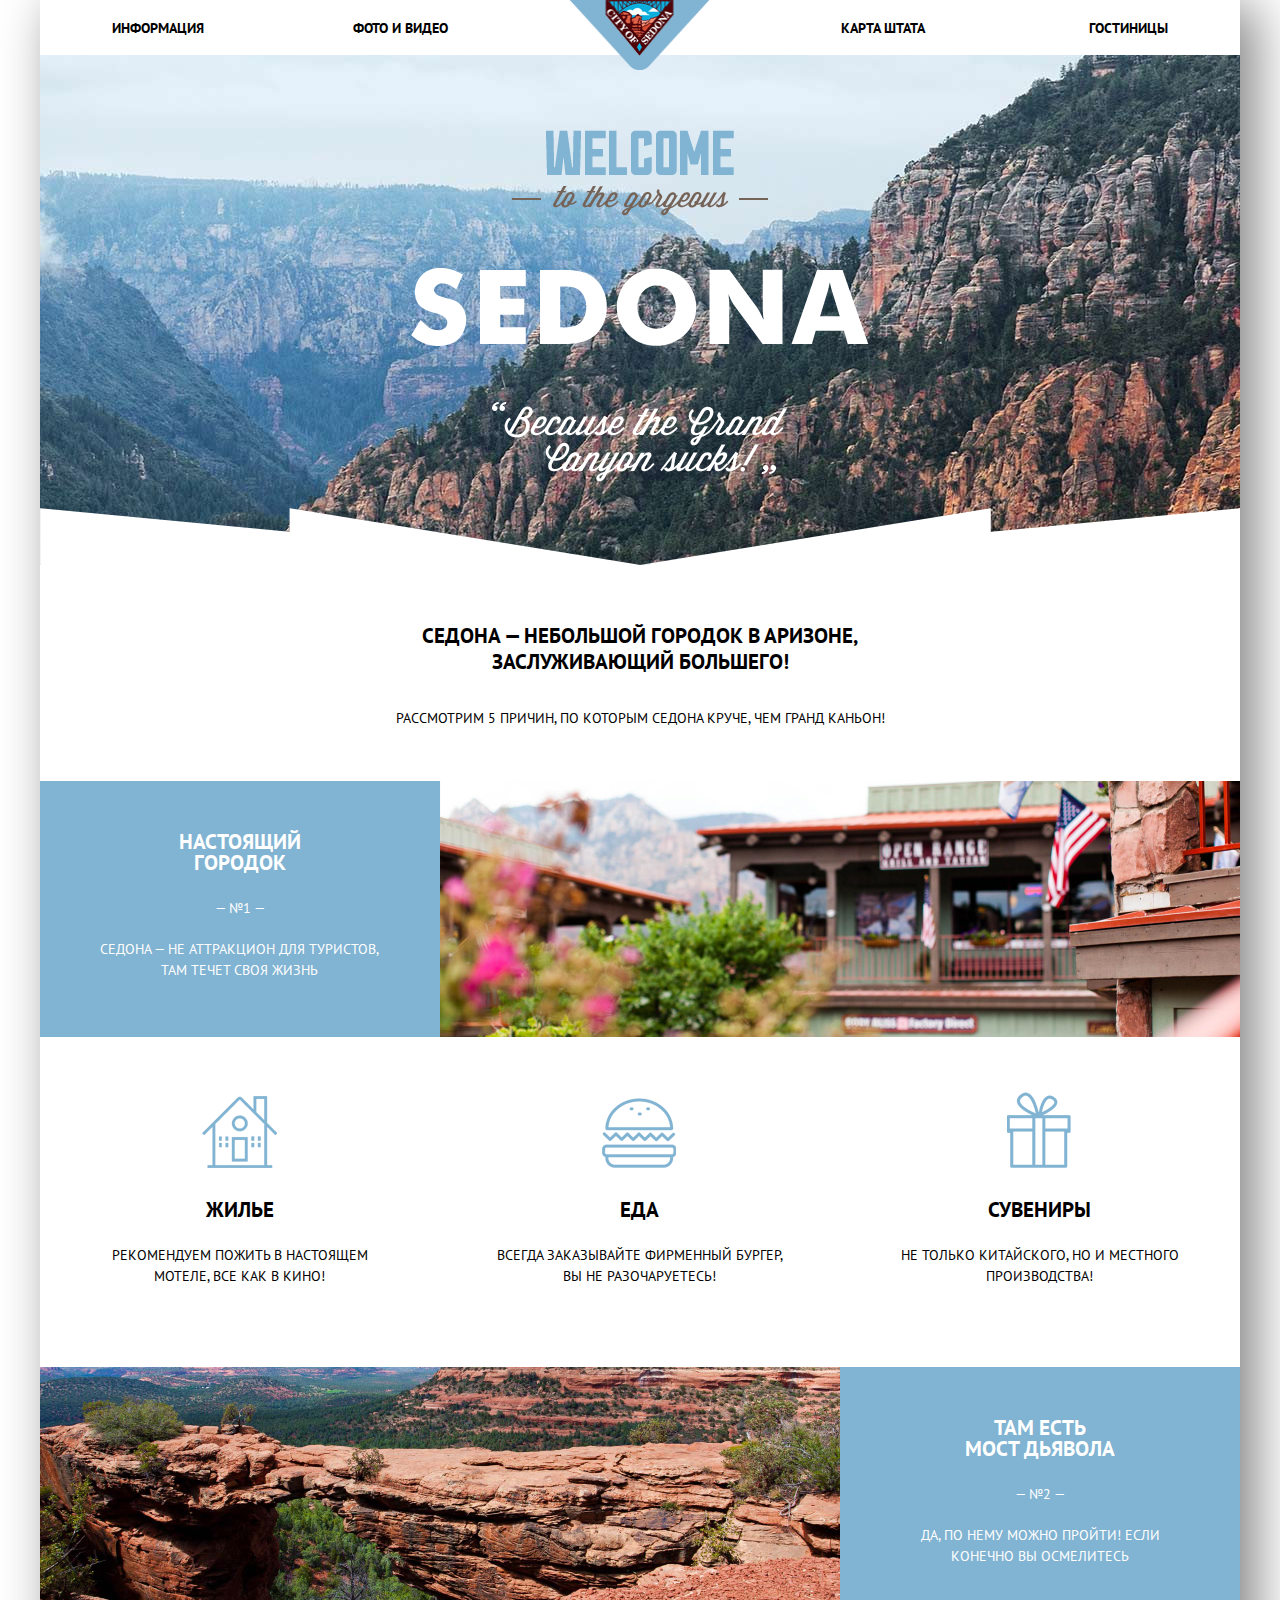
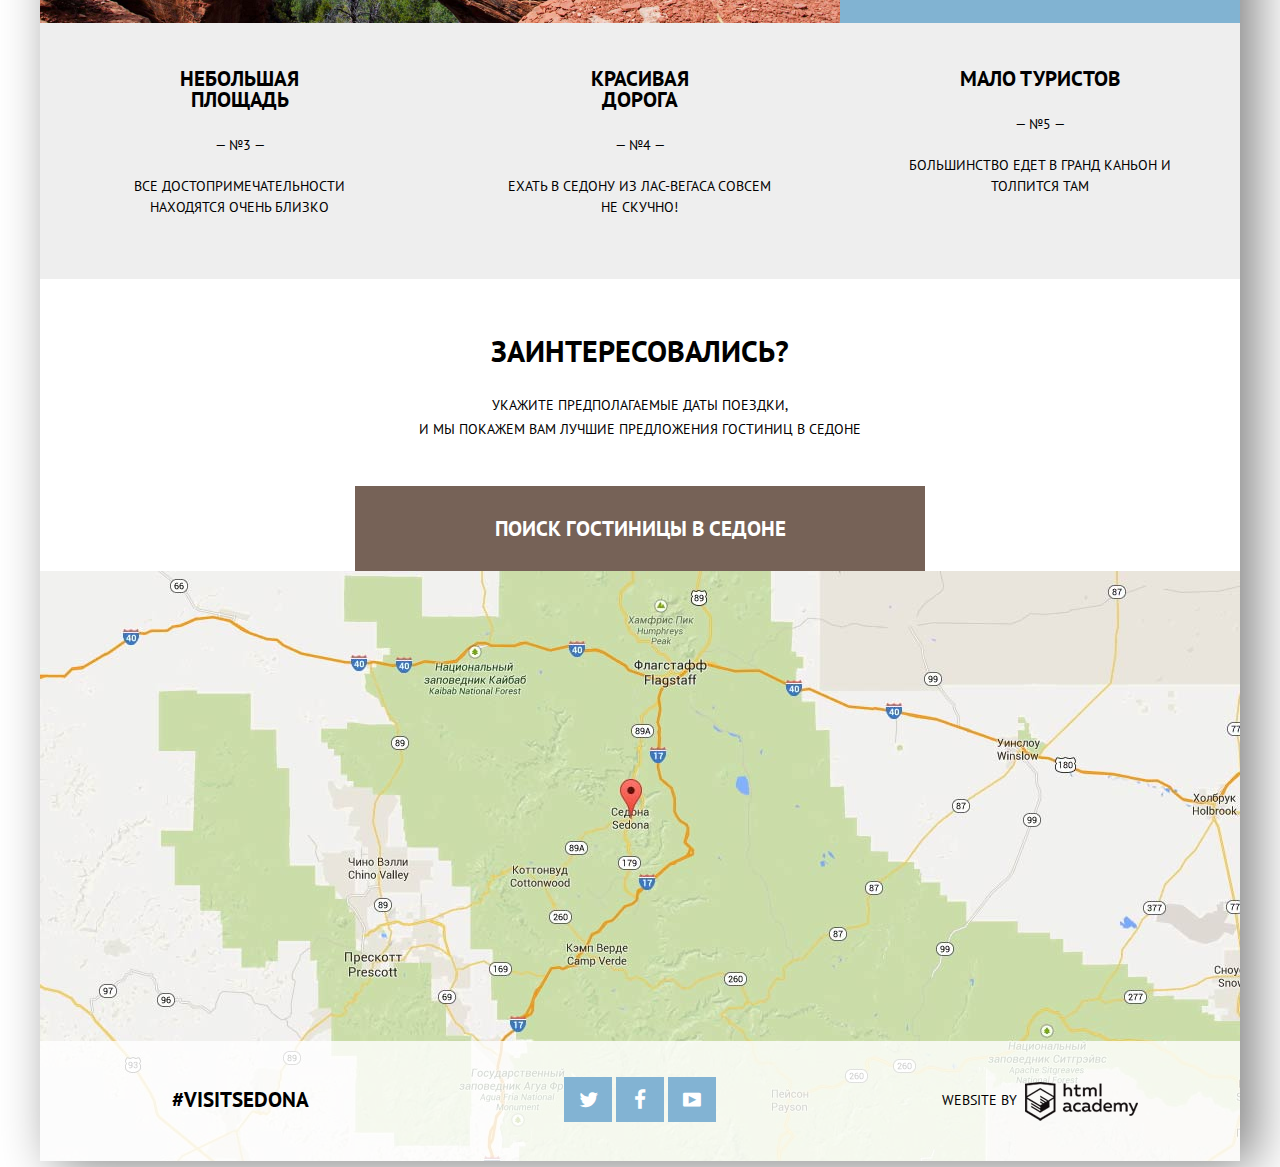
<file: index.html>
<!DOCTYPE html>
<html lang="ru">

  <head>
    <meta charset="utf-8">
    <title>
      HTML Academy: Седона
    </title>
    <link href="css/normalize.min.css" rel="stylesheet">
    <link href="https://fonts.googleapis.com/css?family=PT+Sans:400,700&amp;subset=cyrillic" rel="stylesheet">
    <link href="css/styles.min.css" rel="stylesheet">
    <!-- <link href="css/styles.css" rel="stylesheet"> -->
    <!-- <link href="css/symbols-sedona.css" rel="stylesheet"> -->
  </head>

  <body>
    <div class="container wrapper">
      <header class="main-header container">
        <div class="main-header-logo">
          <a href="index.html">
            <img src="img/main-header-logo.png" width="140" height="70" alt="Sedona logo">
          </a>
        </div>
        <nav>
          <ul class="main-menu">
            <li class="main-menu-item">
              <a href="#">Информация</a>
            </li>
            <li class="main-menu-item">
              <a href="#">Фото и видео</a>
            </li>
            <li class="main-menu-item">
              <a href="#">Карта штата</a>
            </li>
            <li class="main-menu-item">
              <a href="hotels.html">Гостиницы</a>
            </li>
          </ul>
        </nav>
      </header>
      <main class="index-main-content">
        <div class="main-page-banner">
          <!-- background-image: url("../img/banner-img-text.png"),
                        url("../img/banner-img-decoration.png"),
                        url("../img/banner-img-bg.jpg"); -->
        </div>
        <article>
          <!-- The <article> tag specifies independent, self-contained content.An article should make sense on its own and it should be possible to distribute it independently from the rest of the site.-->
          <header class="tourist-info-header">
            <h2 class="tourist-info-header-title">
              Седона&nbsp;&mdash; небольшой городок в&nbsp;Аризоне, заслуживающий большего!
            </h2>
            <h1 class="tourist-info-header-story">
              Рассмотрим 5&nbsp;причин, по&nbsp;которым Седона круче, чем Гранд Каньон!
            </h1>
          </header>
          <section class="tourist-info-tile-row">
            <div class="tourist-info-tile tourist-info-tile-blue">
              <h3 class="tourist-info-tile-title">
                Настоящий городок
              </h3>
              <div class="tourist-info-tile-number">
                №1
              </div>
              <p class="tourist-info-tile-story">
                Седона&nbsp;&mdash; не&nbsp;аттракцион для туристов, там течет своя жизнь
              </p>
            </div>
            <div class="tourist-info-img tourist-info-img-town">
              <!-- CSS background-image: url(img/reason-img-town.jpg)-->
            </div>
          </section>
          <section class="tourist-info-tile-row tourist-info-tile-row-white">
            <div class="tourist-info-tile">
              <img class="tourist-info-tile-icon" src="img/tourist-info-tile-icon.house.png" alt="house icon" width="75" height="76">
              <h3 class="tourist-info-tile-title">
                Жилье
              </h3>
              <p class="tourist-info-tile-story">
                Рекомендуем пожить в&nbsp;настоящем мотеле, все&nbsp;как в&nbsp;кино!
              </p>
            </div>
            <div class="tourist-info-tile">
              <img class="tourist-info-tile-icon" src="img/tourist-info-tile-icon.food.png" alt="food icon" width="75" height="76">
              <h3 class="tourist-info-tile-title">
                Еда
              </h3>
              <p class="tourist-info-tile-story">
                Всегда заказывайте фирменный&nbsp;бургер, вы&nbsp;не&nbsp;разочаруетесь!
              </p>
            </div>
            <div class="tourist-info-tile">
              <img class="tourist-info-tile-icon" src="img/tourist-info-tile-icon.souvenir.png" alt="souvenir icon" width="75" height="76">
              <h3 class="tourist-info-tile-title">
                Сувениры
              </h3>
              <p class="tourist-info-tile-story">
                Не&nbsp;только китайского, но&nbsp;и&nbsp;местного производства!
              </p>
            </div>
          </section>
          <section class="tourist-info-tile-row">
            <div class="tourist-info-img tourist-info-img-bridge">
              <!-- CSS background-image: url(img/reason-img-bridge.jpg)-->
            </div>
            <div class="tourist-info-tile tourist-info-tile-blue">
              <h3 class="tourist-info-tile-title">
                Там есть мост&nbsp;дьявола
              </h3>
              <div class="tourist-info-tile-number">
                №2
              </div>
              <p class="tourist-info-tile-story">
                Да, по&nbsp;нему можно пройти! Если конечно вы&nbsp;осмелитесь
              </p>
            </div>
          </section>
          <section class="tourist-info-tile-row">
            <div class="tourist-info-tile tourist-info-tile-grey">
              <h3 class="tourist-info-tile-title">
                Небольшая площадь
              </h3>
              <div class="tourist-info-tile-number">
                №3
              </div>
              <p class="tourist-info-tile-story">
                Все достопримеча&shy;тельности находятся очень близко
              </p>
            </div>
            <div class="tourist-info-tile tourist-info-tile-grey">
              <h3 class="tourist-info-tile-title">
                Красивая дорога
              </h3>
              <div class="tourist-info-tile-number">
                №4
              </div>
              <p class="tourist-info-tile-story">
                Ехать в&nbsp;Седону из&nbsp;Лас&#8209;Вегаса совсем не&nbsp;скучно!
              </p>
            </div>
            <div class="tourist-info-tile tourist-info-tile-grey">
              <h3 class="tourist-info-tile-title">
                Мало туристов
              </h3>
              <div class="tourist-info-tile-number">
                №5
              </div>
              <p class="tourist-info-tile-story">
                Большинство едет в&nbsp;Гранд Каньон и толпится там
              </p>
            </div>
          </section>
        </article>
      </main>
      <section class="onmap-hotel-search">
        <header class="onmap-hotel-search-header">
          <h2 class="onmap-hotel-search-header-title">
            Заинтересовались?
          </h2>
          <h2 class="onmap-hotel-search-header-story">
            Укажите предполагаемые даты поездки, и&nbsp;мы&nbsp;покажем&nbsp;вам&nbsp;лучшие&nbsp;предложения гостиниц&nbsp;в&nbsp;Седоне
          </h2>
          <button class="btn btn-brown btn-show-form" id="show-onmap-search-form" type="button">
            Поиск гостиницы в Седоне
          </button>
        </header>
        <div class="map">
          <iframe class="googlemap" src="https://www.google.com/maps/embed?pb=!1m18!1m12!1m3!1d26190.504752439025!2d-111.81445094796645!3d34.86092341568354!2m3!1f0!2f0!3f0!3m2!1i1024!2i768!4f13.1!3m3!1m2!1s0x872da132f942b00d%3A0x5548c523fa6c8efd!2z0KHQtdC00L7QvdCwLCDQkNGA0LjQt9C-0L3QsCA4NjMzNiwg0KHQqNCQ!5e0!3m2!1sru!2sru!4v1479394654172" allowfullscreen></iframe>
          <!--<img src="img/map.jpg"> -->
          <div class="onmap-search-form container">
            <form class="onmap-search-form-core" id="onmap-hotel-search-form" action="#" method="get">
              <label class="input-row arrival-date-row">
                <span class="onmap-search-form-label">Дата заезда: </span>
                <input class="long" id="arrival-date" type="text" name="arrival-date">
                <span class="symbols icon-calendar" id="set-arrival-date"></span>
              </label>
              <label class="input-row departure-date-row">
                <span class="onmap-search-form-label">Дата выезда:</span>
                <input class="long" id="departure-date" type="text" name="departure-date" placeholder="4 июля 2016">
                <span class="symbols icon-calendar" id="set-departure-date"></span>
              </label>
              <div class="input-row people-count-row">
                <label class="adults-count-halfrow">
                  <span class="onmap-search-form-label"> Взрослые:</span>
                  <span class="symbols icon-minus"></span>
                  <input class="short" id="adults-count" type="text" name="adults-count" value="1">
                  <span class="symbols icon-plus"></span>
                </label>
                <label class="children-count-halfrow" for="children-count">
                  <span class="onmap-search-form-label"> Дети:</span>
                  <span class="symbols icon-minus"></span>
                  <input class="short" id="children-count" type="text" name="children-count" value="1">
                  <span class="symbols icon-plus"></span>
                </label>
              </div>
              <button class="btn btn-find-hotel" type="submit">
                Найти
              </button>
            </form>
          </div>
        </div>
      </section>
      <footer class="footer main-footer">
        <div class="container">
          <div class="main-footer-contacts">
            <a href="#">#visitsedona</a>
          </div>
          <div class="social-media-links container">
            <a class="symbols icon-twitter social-media-links-item btn" href="#"></a>
            <a class="symbols icon-facebook social-media-links-item btn" href="#"></a>
            <a class="symbols icon-youtube social-media-links-item btn" href="#"></a>
          </div>
          <div class="site-copyright container">
            <span class="made-by">Website by</span>
            <a class="site-copyright-logo" href="#"></a>
          </div>
        </div>
      </footer>
    </div>
    <script src="js/script.min.js" charset="utf-8"></script>
  </body>
</html>
</file>
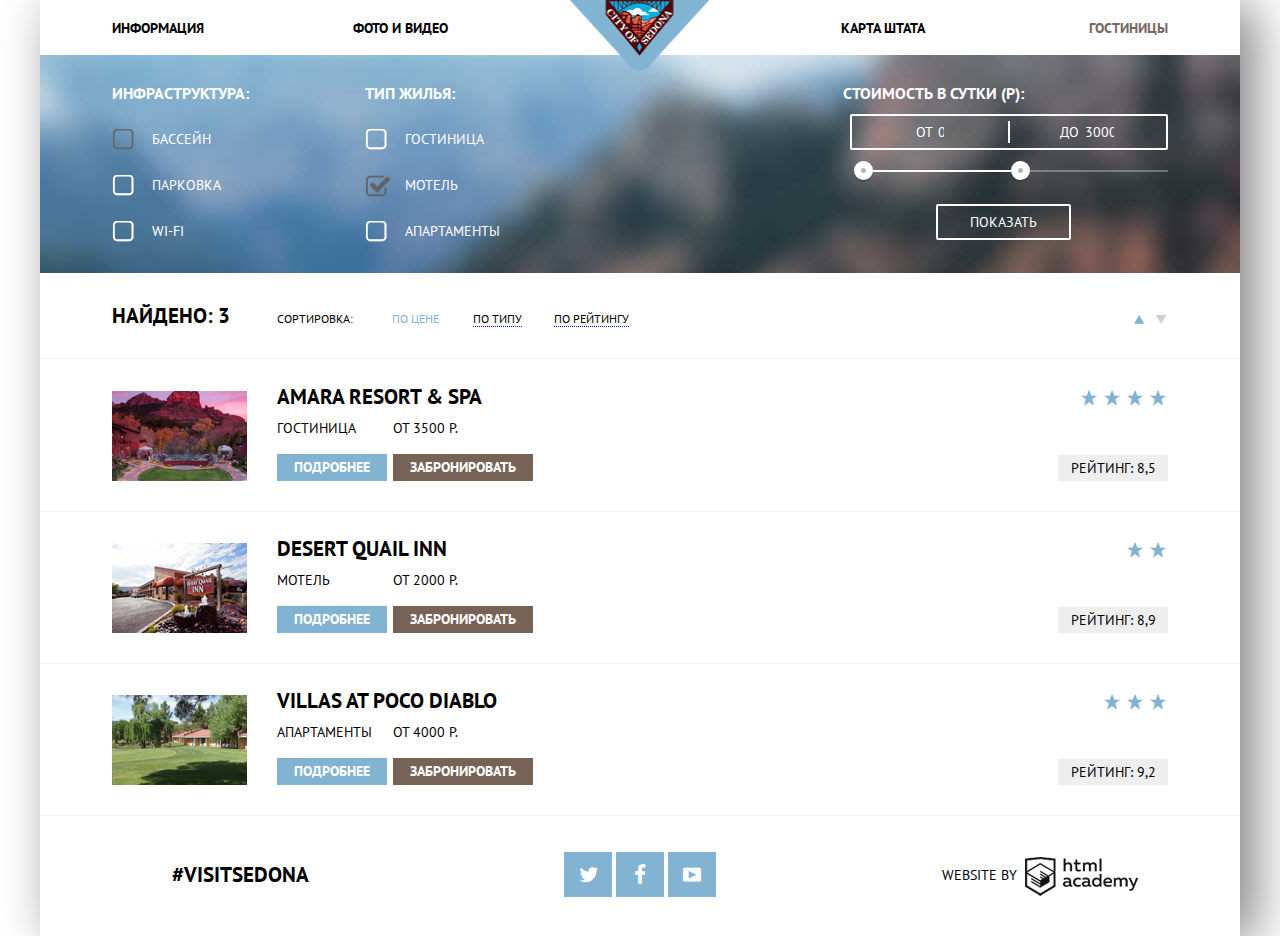
<file: hotels.html>
<!DOCTYPE html>
<html lang="ru">

  <head>
    <meta charset="utf-8">
    <title>
      HTML Academy: Седона
    </title>
    <link href="css/normalize.min.css" rel="stylesheet">
    <link href="https://fonts.googleapis.com/css?family=PT+Sans:400,700&amp;subset=cyrillic" rel="stylesheet">
    <link href="css/styles.min.css" rel="stylesheet">
    <!-- <link href="css/styles.css" rel="stylesheet"> -->
  </head>

  <body>
    <div class="container wrapper">
      <header class="main-header container">
        <div class="main-header-logo">
          <a href="index.html">
            <img src="img/main-header-logo.png" width="140" height="70" alt="Sedona logo">
          </a>
        </div>
        <nav>
          <ul class="main-menu">
            <li class="main-menu-item">
              <a href="#">Информация</a>
            </li>
            <li class="main-menu-item">
              <a href="#">Фото и видео</a>
            </li>
            <li class="main-menu-item">
              <a href="#">Карта штата</a>
            </li>
            <li class="main-menu-item">
              <a class="current" href="hotels.html">Гостиницы</a>
            </li>
          </ul>
        </nav>
      </header>

      <main class="hotels-main-content">
        <div class="hotel-picker-form">
          <form class="hotel-picker-form-core" action="index.html" method="post">
            <fieldset class="infrastructure">
              <legend>Инфраструктура:</legend>
              <input id="pool" class="infrastructure-option" type="checkbox" name="infrastructure-option" value="pool" disabled>
              <label for="pool">Бассейн</label>
              <input id="carpark" class="infrastructure-option" type="checkbox" name="ifrastructure-option" value="carpark">
              <label for="carpark">Парковка</label>
              <input id="wifi" class="infrastructure-option" type="checkbox" name="infrastructure-option" value="wifi">
              <label for="wifi">Wi-Fi</label>
            </fieldset>
            <fieldset class="place-type">
              <legend>тип жилья:</legend>
              <input id="place-type-hotel" type="checkbox" name="place-type" value="hotel">
              <label for="place-type-hotel">Гостиница</label>
              <input id="place-type-motel" type="checkbox" name="place-type" value="motel" disabled checked>
              <label for="place-type-motel">Мотель</label>
              <input id="place-type-apartment" type="checkbox" name="place-type" value="apartment">
              <label for="place-type-apartment">Апартаменты</label>
            </fieldset>
            <fieldset class="price-range">
              <legend>стоимость в сутки (P):</legend>
              <div class="price-range-numbers">
                <label for="price-from" class="price-range-start">
                  от
                  <input id="price-from" type="text" name="name" value="0" >
                </label>
                <label for="price-to" class="price-range-end">
                  до
                  <input id="price-to" type="text" name="name" value="3000">
                </label>
              </div>
              <div class="price-range-slider">
                <div class="price-range-slider-bar">
                  <div class="price-range-slider-bar-filled"></div>
                </div>
                <div id="price-range-slider-cursor-min" class="price-range-slider-cursor"></div>
                <div id="price-range-slider-cursor-max" class="price-range-slider-cursor"></div>
              </div>
                        <!-- 3.20 Фильтр: верстать с помощью формы, кнопка «Показать» отвечает за отправку формы, при выключенном JavaScript
                     должен осуществляться переход на отдельную страницу (отдельную страницу верстать не нужно).-->
            <!-- <button class="btn btn-filter-hotels" type="submit">показать</button> -->
            </fieldset>
            <div class="btn-filter-hotels-container">
              <button class="btn btn-filter-hotels" type="submit">показать</button>
            </div>
          </form>
        </div>
        <div class="place-search-result">
          <div class="result-view-options-bar">
            <div class="found-places-count">
              найдено: 3
            </div>
            <div class="sort-params">
              <div class="sort-params-caption">
                сортировка:
              </div>
              <ul class="sort-params-ls">
                <li>
                  <a id="sort-param-place-price" class="sort-param current" href="#">
                    по цене
                  </a>
                </li>
                <li>
                  <a id="sort-param-place-type" class="sort-param" href="#">
                    по типу
                  </a>
                </li>
                <li>
                  <a id="sort-param-place-rating" class="sort-param" href="#">
                    по рейтингу
                  </a>
                </li>
              </ul>
            </div>
            <div class="sort-direction">
              <a class="icon-dir icon-up-dir current"></a>
              <a class="icon-dir icon-down-dir"></a>
            </div>
          </div>
          <section class="found-places-ls">
            <div class="found-place-item">
              <div class="found-place-main">
                <img src="img/found-place.amara-resort.jpg" width="135" height="90" alt="amara-resort &amp; SPA" />
                <div class="found-place-desc">
                  <h3 class="found-place-name">
                    <a href="#">amara resort &amp; spa</a>
                  </h3>
                  <div class="found-place-moreinfo">
                    <div class="found-place-type">
                      Гостиница
                    </div>
                    <a class="btn btn-found-place-action">
                      подробнее
                    </a>
                  </div>
                  <div class="found-place-book">
                    <div class="found-place-price">
                      от 3500 р.
                    </div>
                    <a class="btn btn-brown btn-found-place-action">
                      забронировать
                    </a>
                  </div>
                </div>
              </div>
              <div class="place-rating-box">
                <div class="stars">
                  <span class="icon-star"></span>
                  <span class="icon-star"></span>
                  <span class="icon-star"></span>
                  <span class="icon-star"></span>
                </div>
                <div class="place-rating">
                  рейтинг: 8,5
                </div>
              </div>
            </div>
            <div class="found-place-item">
              <div class="found-place-main">
                <img src="img/found-place.desert-quail-inn.jpg" width="135" height="90" alt="desert quail inn" />
                <div class="found-place-desc">
                  <h3 class="found-place-name">
                    <a href="#">desert quail inn </a>
                  </h3>
                  <div class="found-place-moreinfo">
                    <div class="found-place-type">
                      мотель
                    </div>
                    <a class="btn btn-found-place-action">
                      подробнее
                    </a>
                  </div>
                  <div class="found-place-book">
                    <div class="found-place-price">
                      от 2000 р.
                    </div>
                    <a class="btn btn-brown btn-found-place-action">
                      забронировать
                    </a>
                  </div>
                </div>
              </div>
              <div class="place-rating-box">
                <div class="stars">
                  <span class="icon-star"></span>
                  <span class="icon-star"></span>
                </div>
                <div class="place-rating">
                  рейтинг: 8,9
                </div>
              </div>
            </div>
            <div class="found-place-item">
              <div class="found-place-main">
                <img src="img/found-place.villas-at-poco.jpg" width="135" height="90" alt="villas at poco diablo" />
                <div class="found-place-desc">
                  <h3 class="found-place-name">
                    <a href="#">Villas at Poco Diablo</a>
                  </h3>
                  <div class="found-place-moreinfo">
                    <div class="found-place-type">
                      апартаменты
                    </div>
                    <a class="btn btn-found-place-action" href="#">
                      подробнее
                    </a>
                  </div>
                  <div class="found-place-book">
                    <div class="found-place-price">
                      от 4000 р.
                    </div>
                    <a class="btn btn-brown btn-found-place-action" href="#">
                      забронировать
                    </a>
                  </div>
                </div>
              </div>
              <div class="place-rating-box">
                <div class="stars">
                  <span class="icon-star"></span>
                  <span class="icon-star"></span>
                  <span class="icon-star"></span>
                </div>
                <div class="place-rating">
                  рейтинг: 9,2
                </div>
              </div>
            </div>
          </section>
        </div>
      </main>

      <footer class="footer main-footer">
        <div class="container">
          <div class="main-footer-contacts">
            <a href="#">#visitsedona</a>
          </div>
          <div class="social-media-links container">
            <a class="symbols icon-twitter social-media-links-item btn" href="#"></a>
            <a class="symbols icon-facebook social-media-links-item btn" href="#"></a>
            <a class="symbols icon-youtube social-media-links-item btn" href="#"></a>
          </div>
          <div class="site-copyright container">
            <span class="madeby">Website by</span>
            <a href="#">
              <div class="site-copyright-logo">
                <!-- background-image: url("../img/htmlacademy-logo-sprite.png") -->
              </div>
            </a>
          </div>
        </div>
      </footer>
    </div>
  </body>

</html>
</file>
<file: css/styles.css>
/*@font-face {
      font-family: "PTSans";
      font-weight: normal;

      src: url(../fonts/ptsans.woff) format("woff"), url(../fonts/ptsans.woff2) format("woff2");
    }

    @font-face {
      font-family: "PTSans";
      font-weight: bold;

      src: url(../fonts/ptsansbold.woff) format("woff"), url(../fonts/ptsansbold.woff2) format("woff2");
    }*/

    @font-face {
      font-weight: normal;
      font-family: "symbols-sedona";
      font-style: normal;
      src: url("../fonts/symbols-sedona.woff") format("woff"), url("../fonts/symbols-sedona.woff2") format("woff2");
    }

    [class^="icon-"]::before, [class*=" icon-"]::before {
      display: inline-block;
      width: 1em;
      margin-right: 0.2em;
      margin-left: 0.2em;
      font-weight: normal;
      line-height: 1em;
      font-family: "symbols-sedona";
      text-align: center;
      text-transform: none;
      text-decoration: inherit;
      font-style: normal;
      font-variant: normal;
      speak: none;
    }

    .icon-facebook::before {
      content: "\66";
    }
    /* "f" */

    .icon-twitter::before {
      content: "\74";
    }
    /* "t" */

    .icon-up-dir::before {
      content: "\25b2";
    }
    /* "▲" */

    .icon-down-dir::before {
      content: "\25bc";
    }
    /* "▼" */

    .icon-star::before {
      content: "\2605";
    }
    /* "★" */

    .icon-check-off::before {
      content: "\2610";
    }
    /* "☐" */

    .icon-check-on::before {
      content: "\2611";
    }
    /* "☑" */

    .icon-calendar::before {
      content: "\e800";
    }
    /* "" */

    .icon-plus::before {
      content: "\e801";
    }
    /* "" */

    .icon-minus::before {
      content: "\e802";
    }
    /* "" */

    .icon-youtube::before {
      content: "\f39e";
    }
    /* "" */

    * {
      /*linter пишет, что селектор медленный, не обращать внимания?*/
      box-sizing: border-box;
    }

    body {
      margin-right: auto;
      margin-left: auto;
      font-weight: normal;
      font-size: 14px;
      /*больше всего 21px. хотя в фотошопе вроде
      line-leading а не height*/
      line-height: 21px;
      font-family: "PT Sans", "Arial", sans-serif;
      text-transform: uppercase;
    }

    .wrapper {
      min-width: 768px;
      max-width: 1200px;
      box-shadow: 15px 5px 50px grey;
    }

    .container {
      margin-right: auto;
      margin-left: auto;
    }

    .btn {
      /*надо бы и display какой-нибудь назначить*/
      display: block;
      /*font-size: 14px;*/
      font-weight: bold;
      /*синий*/
      font-family: "PT Sans", "Arial", sans-serif;
      vertical-align: bottom;
      /*transition-duration: 0.3s;*/
      text-align: center;
      color: white;
      text-transform: uppercase;
      background-color: #82b3d3;
      border: none;
      outline: none;
      cursor: pointer;
    }

    .btn:hover {
      color: white;
      background-color: #669ec1;
    }

    .btn:active {
      /*color: #88B5D2;*/
      color: rgba(255, 255, 255, 0.6);
      /*похоже надо полупрозрачный*/
      background-color: #5496bd;
    }

    .btn-brown {
      background-color: #766257;
    }

    .btn-brown:hover {
      background-color: #604e42;
    }

    .btn-brown:active {
      /*color: #8A796F;*/
      background-color: #503e32;
    }

    input[type=text] {
      border: none;
    }

    a {
      color: black;
      text-decoration: none;
      cursor: pointer;
    }

    a:hover {
      color: #aacce1;
    }

    a:active {
      color: #a4978f;
    }
    /*main menu down - это видимо :active
    main menu active down -
    hover и актив на текущей странице?*/

    .main-header {
      position: relative;
      padding-right: 6%;
      padding-left: 6%;
    }

    .main-menu {
      width: 100%;
      /*line-height из фотошопа.
      (55-26)/2*/
      padding: 0;
      padding-top: 14.5px;
      padding-bottom: 14.5px;
      list-style-type: none;
      font-size: 0;
      line-height: 26px;
      /*outline: 2px solid red;*/
    }

    .main-menu-item {
      display: inline-block;
      width: 20%;
      font-weight: bold;
      /*нужно помнить о ul.main-menu {font-size: 0;}*/
      font-size: 14px;
      vertical-align: middle;
      /*outline: 1px solid black;*/
    }
    /*main menu active, main menu active hvr,
main menu active down*/

    .main-menu-item .current {
      color: #74675e;
      /*темно серый*/
    }

    .main-menu-item .current:hover {
      color: #55473e;
      /*темно серый ТОЖЕ
    	но возможно другой слегка*/
    }

    .main-menu-item .current:active {
      color: #d8d4d1;
      /*темно серый ТОЖЕ
    	но возможно другой слегка*/
    }

    .main-menu li:nth-child(1) {
      text-align: left;
    }

    .main-menu li:nth-child(2) {
      margin-right: 10%;
      padding-left: 2.8%;
      text-align: left;
    }

    .main-menu li:nth-child(3) {
      margin-left: 10%;
      padding-right: 3%;
      text-align: right;
    }

    .main-menu li:nth-child(4) {
      text-align: right;
    }

    .main-header-logo {
      position: absolute;
      left: 50%;
      z-index: 10;
      transform: translateX(-50%);
    }

    .main-page-banner {
      width: 100%;
      height: 510px;
      /*margin-bottom с учетом высоты строки->
       выровнял, наложив изображение  */
      margin-bottom: 58px;
      background-color: #6e7982;
      background-image: url("../img/index-banner-img.text.png"), url("../img/index-banner-img.decoration.png"), url("../img/index-banner-img.bg.jpg");
      background-repeat: no-repeat, no-repeat, no-repeat;
      background-position: center 75px, left bottom, 50% 30%;
      background-size: auto, 100%, 100%;
      /*3.10  в её нижней части есть белая маска, которая также масштабируется
        на 100% ширины, но в отличие от фотографии меняет свои пропорции
        (то есть высота остаётся постоянной, а ширина — 100%). у меня вроде
        и стояла постоянная высота, но с макетом не совпадало, да*/
    }
    /*форма-фильтр*/

    .hotel-picker-form {
      /*position: relative;*/
      min-height: 218px;
      margin-bottom: 30px;
      padding-top: 28px;
      padding-right: 6%;
      padding-left: 6%;
      font-size: 0;
      color: white;
      background-color: #6e7982;
      background-image: url("../img/hotel-picker-form-bg.jpg");
      background-position: center 40%;
      background-size: cover;
    }

    .hotel-picker-form::after {
      content: "";
      display: table;
      clear: both;
    }

    .hotel-picker-form input[type=checkbox] {
      display: none;
    }

    .hotel-picker-form legend {
      margin-bottom: 20px;
      font-weight: bold;
      font-size: 16px;
    }

    .infrastructure, .place-type {
      /*display: inline-block;*/
      float: left;
      margin: 0;
      /*margin-right: 11%;*/
      padding-right: 0;
      padding-bottom: 0;
      padding-left: 0;
      font-size: 14px;
      /*vertical-align: top;*/
      border: none;
      /*outline: 1px solid black;*/
    }

    .infrastructure {
      /*margin-right: 4%;*/
      width: 24%;
      min-width: 239px;
    }

    .place-type {
      /*margin-left: 3%;*/
    }

    .infrastructure label, .place-type label {
      position: relative;
      display: block;
      /*background-color: tan;*/
      margin-bottom: 25px;
      padding-left: 40px;
    }

    .infrastructure label:hover, .place-type label:hover {
      cursor: pointer;
      /*background-color: plum;*/
    }

    .infrastructure label:last-child, .place-type label:last-child {
      margin-bottom: 0;
    }

    .hotel-picker-form input[type=checkbox]+label::before {
      content: "";
      position: absolute;
      top: 0;
      left: -1px;
      width: 26px;
      height: 22px;
      background-image: url("../img/sprite-all.png");
      background-repeat: no-repeat;
      background-position: -183px -1px;
    }

    .hotel-picker-form input[type=checkbox]:disabled+label::before {
      background-position: -211px -1px;
    }

    .hotel-picker-form input[type=checkbox]:disabled+label:hover {
      cursor: default;
    }

    .hotel-picker-form input[type=checkbox]:checked+label::before {
      content: "";
      position: absolute;
      top: 0;
      left: -1px;
      width: 26px;
      height: 22px;
      background-image: url("../img/sprite-all.png");
      background-repeat: no-repeat;
      background-position: -183px -30px;
    }

    .hotel-picker-form input[type=checkbox]:checked:disabled+label::before {
      background-position: -211px -28px;
    }

    .price-range {
      float: right;
      width: 35%;
      min-width: 250px;
      margin: 0;
      padding: 0;
      font-size: 14px;
      /*padding-left: 10px;*/
      border: none;
      /*outline: 1px solid yellow;*/
      /*margin-bottom: 20px;*/
    }

    .price-range legend {
      /*display: inline-block;*/
      /*text-align: right;*/
      width: 100%;
      margin-bottom: 10px;
      padding: 0;
      /*background: grey;*/
    }

    .price-range legend::before {
      content: "";
      display: inline-block;
      width: 12%;
      height: 10px;
      /*background-color: red;*/
    }

    .price-range-numbers {
      /*margin-top: -12px;*/
      position: relative;
      width: 86%;
      min-width: 224px;
      height: 36px;
      margin-bottom: 20px;
      margin-left: auto;
      font-size: 0;
      text-align: center;
      border: 2px solid white;
      border-radius: 2px;
      /*padding-top: 7px;*/
    }

    .price-range-numbers::after {
      content: "";
      position: absolute;
      top: 50%;
      left: 50%;
      width: 2px;
      height: 22px;
      background: white;
      transform: translate(-50%, -50%);
    }

    .price-range label {
      margin: 0;
      padding: 0;
      display: inline-block;
      width: 50%;
      height: 100%;
      font-size: 14px;
      /*outline: 1px solid blue;*/
      line-height: 32px;
      vertical-align: middle;
      cursor: pointer;
    }


    .price-range-start input {
      width: 10px;
    }

    .price-range-end input {
      width: 33px;
    }
    /*здесь наверно надо поле ввода
по длине изменять, чтобы в середину вставалo*/

    .price-range-numbers input {
      display: inline-block;
      height: 100%;
      font-weight: normal;
      font-size: inherit;
      /*line-height: 32px;*/
      font-family: inherit;
      vertical-align: bottom;
      color: inherit;
      background: none;
      /*background-color: rgba(255, 255, 255, 0.5);*/
      border: none;
    }

    .filter-numbers input:focus {
      outline: none;
    }

    .price-range-slider {
      /*outline: 1px solid yellow;*/
      position: relative;
      width: auto;
      width: 85%;
      min-width: 220px;
      /*padding-top: 2px;*/
      height: 2px;
      /*margin-right: auto;*/
      margin-bottom: 32px;
      margin-left: auto;
      /*margin-left: 10px;*/
    }

    .price-range-slider-bar {
      height: 2px;
      background-color: rgba(255, 255, 255, 0.3);
    }

    .price-range-slider-cursor {
      position: absolute;
      top: -9.5px;
      width: 19px;
      height: 19px;
      background-color: #b5b5b5;
      border: 7.5px solid white;
      border-radius: 50%;
      box-shadow: 0 2px 1px 0 rgba(0, 1, 1, 0.2);
      cursor: pointer;
    }

    .price-range-slider-cursor:hover {
      background: #36638e;
    }

    #price-range-slider-cursor-min {
      left: 0;
    }

    #price-range-slider-cursor-max {
      left: 50%;
    }

    .price-range-slider-bar-filled {
      width: 50%;
      height: 2px;
      background: white;
    }
    /*если исходить из макетов, то при 1200 границы прямоугольника,
относительно которого центрирована кнопка, - левый край legend fieldset
и правый край прямоугольника с ценами,
а при 768 legend уезжает вправо, и кнопка уже центрируется относительно только
прямоугольника с ценами. Интересно такое изменение положения заголовка fielset -
это специально так, вроде головоломки для перфекционистов?
в скринкасте по разметке и стилизации этого фильтра скринкастер
(Петров кажется) выровнял заголовок с прямоугольником цен и сказал,
что не понимает задумки дизайнера.
Придумал решение только с лишним
элементом в разметке и псевдоэлементом в стилях.
Правильнее наверно было бы
пренебречь положением заголовка при 1200.
*/

    .btn-filter-hotels-container {
      float: right;
      clear: right;
      width: 22%;
      min-width: 180px;
      /*height: 10px;*/
      /*outline: 1px solid black;*/
    }

    .btn-filter-hotels {
      width: 135px;
      margin: 0;
      padding: 0;
      padding-top: 8px;
      padding-bottom: 8px;
      font-weight: normal;
      font-size: 14px;
      background-color: transparent;
      border: 2px solid white;
      border-radius: 2px;
    }

    .btn-filter-hotels:hover {
      color: black;
      background-color: white;
    }

    .result-view-options-bar {
      /*background-color: rgb(188, 203, 130);*/
      margin-bottom: 25px;
      padding-right: 6%;
      padding-bottom: 29px;
      padding-left: 6%;
      font-size: 0;
      text-align: left;
      border-bottom: 1px solid #f6f6f6;
      /* padding-top: 10px;
      padding-bottom: 10px;*/
    }
    /*.result-view-options::after {
      content: "";
      display: table;
      clear: both;
    }*/

    .found-places-count {
      display: inline-block;
      /*background-color: tan;*/
      width: 150px;
      margin-right: 15px;
      font-weight: bold;
      font-size: 21px;
      line-height: 26px;
      vertical-align: bottom;
      /*width: 20%;*/
    }

    .sort-params {
      display: inline-block;
      max-width: 500px;
      font-size: 0;
      vertical-align: bottom;
      /*min-height: 20px;*/
      /*width: 52%;*/
      text-align: left;
    }

    .sort-params-caption {
      display: inline-block;
      width: 95px;
      margin-right: 20px;
      font-size: 12px;
      vertical-align: bottom;
      /*background-color: coral;*/
    }

    .sort-params-ls {
      /*background-color: gold;*/
      display: inline-block;
      margin: 0;
      padding: 0;
      list-style: none;
      vertical-align: bottom;
      text-align: left;
    }
    /*.sort-params-ls li {
      background-color: tan;
    }*/

    .sort-params-ls li {
      display: inline-block;
      width: 76px;
      margin-right: 5px;
      font-size: 12px;
      vertical-align: bottom;
      /*background-color: moccasin;*/
    }

    .sort-param {
      margin: 0;
      padding: 0;
      /*outline: 1px solid black;*/
      vertical-align: bottom;
      vertical-align: bottom;
      border-bottom: 1px dotted blue;
    }

    .sort-param:hover {
      border-bottom: 1px dotted #82b3d3;
      /*color: #82B3D3;*/
      cursor: pointer;
    }

    .sort-param:active {
      color: black;
      border: none;
    }

    .sort-param.current, .sort-param.current:hover, .sort-param.current:active {
      color: #82b3d3;
      border: none;
      cursor: default;
    }

    .sort-direction {
      float: right;
      width: 60px;
      /*outline: 1px solid red;*/
      height: 25px;
      text-align: right;
      /*padding-top: 2px;*/
    }

    .icon-dir {
      display: inline-block;
      width: 22px;
      height: 16px;
      margin: 0;
      padding: 0;
      /*height: 21px;*/
      font-size: 22px;
      vertical-align: bottom;
      color: #cecece;
      background-color: transparent;
      /*margin-right: -2px;*/
      /*outline: 1px solid black;*/
    }

    .icon-dir:hover {
      color: black;
    }

    .icon-dir:active {
      color: #81b3d2;
    }

    .icon-dir.current, .icon-dir.current:hover, .icon-dir.current:active {
      color: #81b3d2;
      cursor: default;
    }
    /*найденные места отдыха*/

    .found-place-item {
      width: 100%;
      /*background-color: peru;*/
      margin-bottom: 24px;
      padding-right: 6%;
      /*клирфиксы и разделители наверно можно совместить -
        сделать элемент выполняющим обе функции*/
      padding-bottom: 30px;
      padding-left: 6%;
      text-align: left;
      border-bottom: 1px solid #f6f6f6;
    }

    .found-place-item:last-child, .hotels-main-content {
      margin-bottom: 0;
    }

    .found-place-main {
      display: inline-block;
      /*vertical-align: middle;*/
      text-align: left;
      /*background-color: gold;*/
    }

    .found-place-desc {
      display: inline-block;
      /*background-color: rgb(114, 129, 163);*/
      /*width: 260px;*/
      min-height: 95px;
      font-size: 14px;
      line-height: 21px;
      vertical-align: bottom;
      /*text-align: left;*/
    }

    .found-place-main img {
      display: inline-block;
      margin-right: 26px;
      vertical-align: bottom;
      /*background-color: #5d2b31;*/
    }

    .found-place-name {
      max-width: 400px;
      /*background-color: tan;*/
      margin: 0;
      margin-bottom: 8px;
      font-size: 21px;
      line-height: 26px;
    }

    .found-place-moreinfo, .found-place-book {
      display: inline-block;
      vertical-align: bottom;
      /*background-color: salmon;*/
    }

    .found-place-moreinfo {
      max-width: 180px;
      margin-right: 2px;
    }

    .found-place-book {
      max-width: 180px;
    }

    .found-place-type {
      margin-bottom: 15px;
    }

    .found-place-price {
      margin-bottom: 15px;
    }

    .btn-found-place-action {
      display: block;
      margin: 0;
      padding-top: 3px;
      padding-right: 17px;
      padding-bottom: 3px;
      padding-left: 17px;
    }

    .place-rating-box {
      /*background-color: orchid;*/
      float: right;
      width: 110px;
      height: 95px;
      margin: 0;
      padding: 0;
      font-size: 14px;
    }

    .stars {
      margin-top: 2px;
      min-height: 20px;
      margin-bottom: 48px;
      /*background-color: lightgrey;*/
      font-size: 0;
      text-align: right;
      color: #82b3d3;
    }

    .icon-star {
      display: inline-block;
      width: 23px;
      margin: 0;
      padding: 0;
      font-size: 18px;
      line-height: 16px;
      /*padding-top: 5px;*/
      vertical-align: bottom;
      text-align: right;
      /*margin-right: -1px;*/
      /*outline: 1px solid red;*/
      /**/
    }

    .place-rating {
      margin: 0;
      padding-top: 2.5px;
      padding-bottom: 2.5px;
      text-align: right;
      padding-right: 12px;
      background-color: #eeeeee;
      /*outline: 1px solid black;*/
      /* padding-left: 15px;
        padding-right: 15px;*/
    }

    .tourist-info-header {
      text-align: center;
    }

    .tourist-info-header-title {
      width: 620px;
      margin-right: auto;
      margin-bottom: 30px;
      margin-left: auto;
      font-weight: bold;
      font-size: 21px;
      line-height: 26px;
      /*background-color: #dee686;*/
    }

    .tourist-info-header-story {
      width: 640px;
      margin-right: auto;
      margin-bottom: 50px;
      margin-left: auto;
      font-weight: normal;
      font-size: 14px;
      line-height: 26px;
      /*background-color: #9ade9d;*/
    }

    .tourist-info-tile-row {
      /*grey*/
      position: relative;
      background-color: #eeeeee;
      /*width: 100%;*/
    }

    .tourist-info-tile-row::after {
      content: "";
      display: table;
      clear: both;
    }

    .tourist-info-tile-row-white {
      background-color: #ffffff;
    }

    .tourist-info-img {
      position: absolute;
      /*width: 66.66666666666666666%;*/
      width: 66.67%;
      /*min-height: 260px;*/
      height: 100%;
      background-position: center;
      background-size: cover;
      /*66.67+33.33???*/
      /*background-size: 100%; не нужно вроде */
    }

    .tourist-info-img-town {
      top: 0;
      right: 0;
      background-image: url("../img/tourist-info-img.town.jpg");
    }

    .tourist-info-img-bridge {
      top: 0;
      left: 0;
      background-image: url("../img/tourist-info-img.bridge.jpg");
    }

    .tourist-info-tile {
      float: left;
      /*width: 33.33333333333333333%;*/
      width: 33.33%;
      min-height: 330px;
      padding-top: 55px;
      padding-right: 4%;
      padding-bottom: 30px;
      padding-left: 4%;
      text-align: center;
      /*белый*/
      text-align: center;
      /*line-height: 21px;*/
      background-color: #ffffff;
      /*outline: 1px solid black;*/
    }

    .tourist-info-img-bridge+.tourist-info-tile-blue {
      float: right;
    }

    .tourist-info-tile-blue {
      /*padding-bottom: 30px;*/
      min-height: 256px;
      padding-top: 50px;
      /*при ширине 1200 заголовок располагается ниже,
        чем при 768, как менять положение без media query здесь
        я не придумал, поэтому выставил среднее значение
        Б11. При наполнении контентом (как в макете)
элементы каждой страницы соответствуют макету.
применение этого критерия в случае не совпадения с макетом
при ширине 768 не вполне справедливо -
при наполнении сетка ведь не разваливается
Б13. Сайт нормально смотрится на минимальном для макета разрешении.
- опят же речь не идет о полном совпадении.*/
      padding-right: 4%;
      /*padding-bottom: 55px;*/
      padding-left: 4%;
      color: white;
      background-color: #81b3d2;
    }

    .tourist-info-tile-grey {
      min-height: 256px;
      padding-top: 45px;
      padding-right: 5%;
      /*min-height: 350px;*/
      /*padding-bottom: 60px;*/
      padding-left: 5%;
      background-color: #eeeeee;
    }

    .tourist-info-tile-title {
      width: 160px;
      margin: 0;
      margin-right: auto;
      margin-bottom: 25px;
      margin-left: auto;
      font-weight: bold;
      font-size: 21px;
      line-height: 21px;
      /*background-color: #ff99ff;*/
    }

    .tourist-info-tile-number {
      width: 80px;
      margin-right: auto;
      margin-bottom: 20px;
      margin-left: auto;
      line-height: 21px;
      /*background-color: #92c48b;*/
    }

    .tourist-info-tile-story {
      /*padding-left: 50px;
      padding-right: 50px;*/
      /*webkit -> 1em marginafter/before*/
      margin-top: 0;
      margin-bottom: 0;
      font-weight: normal;
      font-size: 14px;
      line-height: 21px;
      /*background-color: #ffbf80;*/
    }

    .tourist-info-tile-number::before, .tourist-info-tile-number::after {
      content: "—";
    }
    /*почему именно песевдо элементы?*/

    .tourist-info-tile-icon {
      /*outline: 1px solid red;*/
      margin-bottom: 25px;
    }

    .index-main-content {
      margin-bottom: 60px;
      /*между плитками и хедером поиска отеля на карте*/
    }

    .onmap-hotel-search {
      margin-bottom: -120px;
      /*мне кажется в этом случае удобнее для футера
      margin-top: -120px*/
    }

    .onmap-hotel-search-header {
      text-align: center;
      /*padding-top: 60px;*/
      /*в див обернуть текст?*/
    }

    .onmap-hotel-search-header-title {
      width: 400px;
      margin-right: auto;
      margin-bottom: 30px;
      margin-left: auto;
      font-size: 30px;
      line-height: 24px;
      /*background-color: lightpink;*/
    }

    .onmap-hotel-search-header-story {
      width: 500px;
      margin-right: auto;
      margin-bottom: 45px;
      margin-left: auto;
      font-weight: normal;
      font-size: 14px;
      line-height: 24px;
      /*background-color: bisque;*/
    }

    .btn-show-form {
      width: 570px;
      margin-right: auto;
      margin-bottom: 0;
      margin-left: auto;
      padding-top: 30.5px;
      padding-bottom: 30.5px;
      font-size: 21px;
      /*color: white;*/
      /*background-color: #766357;*/
    }

    .map {
      position: relative;
      width: 100%;
      height: 590px;
      background-color: #e3e9d1;
      background-image: url("../img/map.jpg");
    }

    .googlemap {
      width: 100%;
      height: 100%;
      border: none;
    }

    .onmap-search-form {
      position: absolute;
      top: 0;
      left: 50%;
      z-index: 1;
      width: 570px;
      /*min-height: 400px;*/
      max-height: 500px;
      font-weight: bold;
      font-size: 14px;
      font-size: 0;
      text-align: right;
      background-color: white;
      transform: translateX(-50%);
    }

    .onmap-search-form-core {
      width: 460px;
      margin-right: auto;
      margin-left: auto;
      padding-top: 55px;
      /*outline: 1px solid black;*/
    }

    .onmap-search-form .input-row {
      position: relative;
      display: block;
      width: 460px;
      /*margin: 0;
        padding: 0;*/
      height: 36px;
      margin-bottom: 32px;
      font-size: 0;
      line-height: 36px;
      /*outline: 1px solid red;*/
    }

    .adults-count-halfrow {
      position: relative;
      display: inline-block;
      width: 50%;
      /*outline: 1px solid blue;*/
      height: 100%;
      margin-right: 11%;
    }

    .children-count-halfrow {
      position: relative;
      display: inline-block;
      width: 39%;
      height: 100%;
    }

    .onmap-search-form-core .people-count-row {
      margin-bottom: 55px;
    }
    /*не совсем разобрался во взаимозависимостях свойств -
могу лишних понаписать*/

    .onmap-search-form input {
      display: inline-block;
      width: 75%;
      height: 100%;
      padding-right: 40px;
      padding-left: 13px;
      /*видимо из-за того, что через value*/
      font-weight: bold;
      font-size: 14px;
      font-family: inherit;
      /*line-height: 36px;*/
      vertical-align: top;
      text-transform: inherit;
      text-overflow: ellipsis;
      background-color: #f2f2f2;
      /*outline: 1px solid red;*/
    }

    .onmap-search-form input:hover {
      background-color: #ebebeb;
      cursor: pointer;
    }

    .onmap-search-form input:focus {
      background-color: white;
      outline: 2px solid #eeeeee;
    }

    .adults-count-halfrow input {
      width: 50%;
      padding-left: 35px;
      text-align: center;
      /*text-align: left;*/
    }

    .children-count-halfrow input {
      width: 64%;
      padding-left: 35px;
      text-align: center;
      /*background-color: gold;*/
      /*text-align: left;*/
    }

    .onmap-search-form-label {
      display: inline-block;
      width: 25%;
      /*line-height: 36px;*/
      height: 100%;
      font-size: 14px;
      vertical-align: top;
      /*почему не middle*/
      text-align: left;
      /*  margin-right: 20px;*/
      /*outline: 1px solid black;*/
    }

    .adults-count-halfrow .onmap-search-form-label {
      width: 50%;
    }

    .children-count-halfrow .onmap-search-form-label {
      /*text-align: right;*/
      /*padding-right: 26px;*/
      width: 36%;
      /*outline: 1px solid red;*/
    }

    .onmap-search-form-label:hover {
      cursor: pointer;
    }

    .onmap-search-form .symbols {
      position: absolute;
      height: 100%;
      color: #a9a9a9;
      /*background-color: gold;*/
    }

    .onmap-search-form .symbols:hover {
      color: black;
      cursor: pointer;
    }

    .onmap-search-form .symbols:active {
      color: #81b3d2;
    }

    .onmap-search-form .icon-calendar {
      /*height: 21px;
      width: 21px;*/
      /*line-height: 36px; =height:100%*/
      /*vertical-align: middle;*/
      right: 6px;
      width: 10%;
      font-size: 21px;
      /*padding-right: 7px;*/
    }

    .onmap-search-form .icon-minus, .onmap-search-form .icon-plus {
      top: 0;
      width: 14px;
      font-size: 14px;
    }

    .onmap-search-form .icon-minus {
      right: 90px;
    }

    .onmap-search-form .icon-plus {
      right: 15px;
    }

    .onmap-search-form .btn-find-hotel {
      width: 100%;
      margin-bottom: 55px;
      /*height: 55px;*/
      padding-top: 17px;
      padding-bottom: 17px;
      font-size: 21px;
      /*margin-top: 25px;*/
      /* margin bottom для short?*/
      /*color: white;*/
      /*background-color: #82B3D3;*/
    }
    /*  .onmap-search-form .btn-find-hotel:hover {
        background-color: #669EC1;
    }*/

    .main-footer {
      min-height: 120px;
      padding-top: 36px;
      padding-bottom: 37.5px;
      font-size: 0;
      text-align: center;
      background-color: #ffffff;
    }

    .onmap-hotel-search+.main-footer {
      position: relative;
      /*margin-top: -120px;*/
      /*background-color: #ffffff;*/
      background-color: rgba(255, 255, 255, 0.8);
    }

    .main-footer-contacts {
      display: inline-block;
      /*что-то похожее но наверно надо как-то очевиднее
      без подборов float влево и вправо, с инлайн блоками
      для обоих ширин не получается*/
      width: 37%;
      padding-left: 4.7%;
      font-weight: bold;
      font-size: 21px;
      line-height: 21px;
      vertical-align: middle;
      text-align: left;
      /*background-color: gold;*/
    }

    .main-footer .social-media-links {
      display: inline-block;
      width: 160px;
      /*outline: 1px solid blue;*/
      font-size: 0;
      vertical-align: middle;
    }

    .social-media-links-item {
      display: inline-block;
      width: 48px;
      /*в макете высота больше 48х48 видимо,
      но выглядят вытянутыми*/
      height: 45px;
      margin-right: 2px;
      margin-left: 2px;
      font-size: 21px;
      line-height: 45px;
      /*outline: 2px solid black;*/
      /*ul.social-media-links:{font-size: 0;}!!*/
    }

    .site-copyright {
      display: inline-block;
      padding-top: 5px;
      width: 37%;
      padding-right: 1.7%;
      font-size: 14px;
      vertical-align: middle;
      /*background-color: gold;*/
      text-align: right;
    }

    .site-copyright span {
      display: inline-block;
      width: auto;
      height: auto;
      margin-right: 3px;
      /**/
      line-height: 36px;
      /*padding-bottom: 5px;*/
      vertical-align: top;
      /*outline: 1px solid black;*/
    }

    .site-copyright-logo {
      display: inline-block;
      width: 120px;
      height: 40px;
      vertical-align: top;
      background-image: url("../img/sprite-all.png");
      background-repeat: no-repeat;
      background-position: -240px 0;
      /*outline: 1px solid black;*/
    }

    .site-copyright-logo:hover {
      background-image: url("../img/sprite-all.png");
      background-repeat: no-repeat;
      background-position: -240px -57px;
    }

    .site-copyright-logo:active {
      background-image: url("../img/sprite-all.png");
      background-repeat: no-repeat;
      background-position: -240px -114px;
    }

    .hidden {
      /*visibility: hidden;*/
      max-height: 0;
      overflow: hidden;
    }

    .slowly-hide {
      /*overflow: hidden;*/
      max-height: 0;
      transition: max-height 0.3s ease-out;
    }

    .show-hidden {
      max-height: 500px;
      transition: max-height 0.4s ease-out;
    }

    .empty-input {
      outline: 2px solid red;
    }
</file>
<file: css/styles.min.css>
@font-face{font-family:symbols-sedona;src:url(../fonts/symbols-sedona.woff) format("woff"),url(../fonts/symbols-sedona.woff2) format("woff2")}[class^=icon-]:before,[class*=" icon-"]:before{display:inline-block;width:1em;margin-right:.2em;margin-left:.2em;font-weight:400;line-height:1em;font-family:symbols-sedona;text-align:center;text-transform:none;text-decoration:inherit;font-style:normal;font-variant:normal;speak:none}.icon-facebook:before{content:"\66"}.icon-twitter:before{content:"\74"}.icon-up-dir:before{content:"\25b2"}.icon-down-dir:before{content:"\25bc"}.icon-star:before{content:"\2605"}.icon-check-off:before{content:"\2610"}.icon-check-on:before{content:"\2611"}.icon-calendar:before{content:"\e800"}.icon-plus:before{content:"\e801"}.icon-minus:before{content:"\e802"}.icon-youtube:before{content:"\f39e"}*{box-sizing:border-box}body{margin-right:auto;margin-left:auto;font-weight:400;font-size:14px;line-height:21px;font-family:PT Sans,Arial,sans-serif;text-transform:uppercase}.wrapper{min-width:768px;max-width:1200px;box-shadow:15px 5px 50px grey}.container{margin-right:auto;margin-left:auto}.btn{display:block;font-weight:700;font-family:PT Sans,Arial,sans-serif;vertical-align:bottom;text-align:center;color:white;text-transform:uppercase;background-color:#82b3d3;border:none;outline:none;cursor:pointer}.btn:hover{color:white;background-color:#669ec1}.btn:active{color:rgba(255,255,255,.6);background-color:#5496bd}.btn-brown{background-color:#766257}.btn-brown:hover{background-color:#604e42}.btn-brown:active{background-color:#503e32}input[type=text]{border:none}a{color:black;text-decoration:none;cursor:pointer}a:hover{color:#aacce1}a:active{color:#a4978f}.main-header{position:relative;padding-right:6%;padding-left:6%}.main-menu{width:100%;padding:0;padding-top:14.5px;padding-bottom:14.5px;list-style-type:none;font-size:0;line-height:26px}.main-menu-item{display:inline-block;width:20%;font-weight:700;font-size:14px;vertical-align:middle}.main-menu-item .current{color:#74675e}.main-menu-item .current:hover{color:#55473e}.main-menu-item .current:active{color:#d8d4d1}.main-menu li:nth-child(1){text-align:left}.main-menu li:nth-child(2){margin-right:10%;padding-left:2.8%;text-align:left}.main-menu li:nth-child(3){margin-left:10%;padding-right:3%;text-align:right}.main-menu li:nth-child(4){text-align:right}.main-header-logo{position:absolute;left:50%;z-index:10;-webkit-transform:translateX(-50%);-ms-transform:translateX(-50%);transform:translateX(-50%)}.main-page-banner{width:100%;height:510px;margin-bottom:58px;background-color:#6e7982;background-image:url(../img/index-banner-img.text.png),url(../img/index-banner-img.decoration.png),url(../img/index-banner-img.bg.jpg);background-repeat:no-repeat,no-repeat,no-repeat;background-position:center 75px,left bottom,50% 30%;background-size:auto,100%,100%}.hotel-picker-form{min-height:218px;margin-bottom:30px;padding-top:28px;padding-right:6%;padding-left:6%;font-size:0;color:white;background-color:#6e7982;background-image:url(../img/hotel-picker-form-bg.jpg);background-position:center 40%;background-size:cover}.hotel-picker-form:after{content:"";display:table;clear:both}.hotel-picker-form input[type=checkbox]{display:none}.hotel-picker-form legend{margin-bottom:20px;font-weight:700;font-size:16px}.infrastructure,.place-type{float:left;margin:0;padding-right:0;padding-bottom:0;padding-left:0;font-size:14px;border:none}.infrastructure{width:24%;min-width:239px}.infrastructure label,.place-type label{position:relative;display:block;margin-bottom:25px;padding-left:40px}.infrastructure label:hover,.place-type label:hover{cursor:pointer}.infrastructure label:last-child,.place-type label:last-child{margin-bottom:0}.hotel-picker-form input[type=checkbox]+label:before{content:"";position:absolute;top:0;left:-1px;width:26px;height:22px;background-image:url(../img/sprite-all.png);background-repeat:no-repeat;background-position:-183px -1px}.hotel-picker-form input[type=checkbox]:disabled+label:before{background-position:-211px -1px}.hotel-picker-form input[type=checkbox]:disabled+label:hover{cursor:default}.hotel-picker-form input[type=checkbox]:checked+label:before{content:"";position:absolute;top:0;left:-1px;width:26px;height:22px;background-image:url(../img/sprite-all.png);background-repeat:no-repeat;background-position:-183px -30px}.hotel-picker-form input[type=checkbox]:checked:disabled+label:before{background-position:-211px -28px}.price-range{float:right;width:35%;min-width:250px;margin:0;padding:0;font-size:14px;border:none}.price-range legend{width:100%;margin-bottom:10px;padding:0}.price-range legend:before{content:"";display:inline-block;width:12%;height:10px}.price-range-numbers{position:relative;width:86%;min-width:224px;height:36px;margin-bottom:20px;margin-left:auto;font-size:0;text-align:center;border:2px solid white;border-radius:2px}.price-range-numbers:after{content:"";position:absolute;top:50%;left:50%;width:2px;height:22px;background:white;-webkit-transform:translate(-50%,-50%);-ms-transform:translate(-50%,-50%);transform:translate(-50%,-50%)}.price-range label{margin:0;padding:0;display:inline-block;width:50%;height:100%;font-size:14px;line-height:32px;vertical-align:middle;cursor:pointer}.price-range-start input{width:10px}.price-range-end input{width:33px}.price-range-numbers input{display:inline-block;height:100%;font-weight:400;font-size:inherit;font-family:inherit;vertical-align:bottom;color:inherit;background:none;border:none}.filter-numbers input:focus{outline:none}.price-range-slider{position:relative;width:auto;width:85%;min-width:220px;height:2px;margin-bottom:32px;margin-left:auto}.price-range-slider-bar{height:2px;background-color:rgba(255,255,255,.3)}.price-range-slider-cursor{position:absolute;top:-9.5px;width:19px;height:19px;background-color:#b5b5b5;border:7.5px solid white;border-radius:50%;box-shadow:0 2px 1px 0 rgba(0,1,1,.2);cursor:pointer}.price-range-slider-cursor:hover{background:#36638e}#price-range-slider-cursor-min{left:0}#price-range-slider-cursor-max{left:50%}.price-range-slider-bar-filled{width:50%;height:2px;background:white}.btn-filter-hotels-container{float:right;clear:right;width:22%;min-width:180px}.btn-filter-hotels{width:135px;margin:0;padding:0;padding-top:8px;padding-bottom:8px;font-weight:400;font-size:14px;background-color:transparent;border:2px solid white;border-radius:2px}.btn-filter-hotels:hover{color:black;background-color:white}.result-view-options-bar{margin-bottom:25px;padding-right:6%;padding-bottom:29px;padding-left:6%;font-size:0;text-align:left;border-bottom:1px solid #f6f6f6}.found-places-count{display:inline-block;width:150px;margin-right:15px;font-weight:700;font-size:21px;line-height:26px;vertical-align:bottom}.sort-params{display:inline-block;max-width:500px;font-size:0;vertical-align:bottom;text-align:left}.sort-params-caption{display:inline-block;width:95px;margin-right:20px;font-size:12px;vertical-align:bottom}.sort-params-ls{display:inline-block;margin:0;padding:0;list-style:none;vertical-align:bottom;text-align:left}.sort-params-ls li{display:inline-block;width:76px;margin-right:5px;font-size:12px;vertical-align:bottom}.sort-param{margin:0;padding:0;vertical-align:bottom;border-bottom:1px dotted blue}.sort-param:hover{border-bottom:1px dotted #82b3d3;cursor:pointer}.sort-param:active{color:black;border:none}.sort-param.current,.sort-param.current:hover,.sort-param.current:active{color:#82b3d3;border:none;cursor:default}.sort-direction{float:right;width:60px;height:25px;text-align:right}.icon-dir{display:inline-block;width:22px;height:16px;margin:0;padding:0;font-size:22px;vertical-align:bottom;color:#cecece;background-color:transparent}.icon-dir:hover{color:black}.icon-dir:active{color:#81b3d2}.icon-dir.current,.icon-dir.current:hover,.icon-dir.current:active{color:#81b3d2;cursor:default}.found-place-item{width:100%;margin-bottom:24px;padding-right:6%;padding-bottom:30px;padding-left:6%;text-align:left;border-bottom:1px solid #f6f6f6}.found-place-item:last-child,.hotels-main-content{margin-bottom:0}.found-place-main{display:inline-block;text-align:left}.found-place-desc{display:inline-block;min-height:95px;font-size:14px;line-height:21px;vertical-align:bottom}.found-place-main img{display:inline-block;margin-right:26px;vertical-align:bottom}.found-place-name{max-width:400px;margin:0;margin-bottom:8px;font-size:21px;line-height:26px}.found-place-moreinfo,.found-place-book{display:inline-block;vertical-align:bottom}.found-place-moreinfo{max-width:180px;margin-right:2px}.found-place-book{max-width:180px}.found-place-type{margin-bottom:15px}.found-place-price{margin-bottom:15px}.btn-found-place-action{display:block;margin:0;padding-top:3px;padding-right:17px;padding-bottom:3px;padding-left:17px}.place-rating-box{float:right;width:110px;height:95px;margin:0;padding:0;font-size:14px}.stars{margin-top:2px;min-height:20px;margin-bottom:48px;font-size:0;text-align:right;color:#82b3d3}.icon-star{display:inline-block;width:23px;margin:0;padding:0;font-size:18px;line-height:16px;vertical-align:bottom;text-align:right}.place-rating{margin:0;padding-top:2.5px;padding-bottom:2.5px;text-align:right;padding-right:12px;background-color:#eee}.tourist-info-header{text-align:center}.tourist-info-header-title{width:620px;margin-right:auto;margin-bottom:30px;margin-left:auto;font-weight:700;font-size:21px;line-height:26px}.tourist-info-header-story{width:640px;margin-right:auto;margin-bottom:50px;margin-left:auto;font-weight:400;font-size:14px;line-height:26px}.tourist-info-tile-row{position:relative;background-color:#eee}.tourist-info-tile-row:after{content:"";display:table;clear:both}.tourist-info-tile-row-white{background-color:#fff}.tourist-info-img{position:absolute;width:66.67%;height:100%;background-position:center;background-size:cover}.tourist-info-img-town{top:0;right:0;background-image:url(../img/tourist-info-img.town.jpg)}.tourist-info-img-bridge{top:0;left:0;background-image:url(../img/tourist-info-img.bridge.jpg)}.tourist-info-tile{float:left;width:33.33%;min-height:330px;padding-top:55px;padding-right:4%;padding-bottom:30px;padding-left:4%;text-align:center;background-color:#fff}.tourist-info-img-bridge+.tourist-info-tile-blue{float:right}.tourist-info-tile-blue{min-height:256px;padding-top:50px;padding-right:4%;padding-left:4%;color:white;background-color:#81b3d2}.tourist-info-tile-grey{min-height:256px;padding-top:45px;padding-right:5%;padding-left:5%;background-color:#eee}.tourist-info-tile-title{width:160px;margin:0;margin-right:auto;margin-bottom:25px;margin-left:auto;font-weight:700;font-size:21px;line-height:21px}.tourist-info-tile-number{width:80px;margin-right:auto;margin-bottom:20px;margin-left:auto;line-height:21px}.tourist-info-tile-story{margin-top:0;margin-bottom:0;font-weight:400;font-size:14px;line-height:21px}.tourist-info-tile-number:before,.tourist-info-tile-number:after{content:"—"}.tourist-info-tile-icon{margin-bottom:25px}.index-main-content{margin-bottom:60px}.onmap-hotel-search{margin-bottom:-120px}.onmap-hotel-search-header{text-align:center}.onmap-hotel-search-header-title{width:400px;margin-right:auto;margin-bottom:30px;margin-left:auto;font-size:30px;line-height:24px}.onmap-hotel-search-header-story{width:500px;margin-right:auto;margin-bottom:45px;margin-left:auto;font-weight:400;font-size:14px;line-height:24px}.btn-show-form{width:570px;margin-right:auto;margin-bottom:0;margin-left:auto;padding-top:30.5px;padding-bottom:30.5px;font-size:21px}.map{position:relative;width:100%;height:590px;background-color:#e3e9d1;background-image:url(../img/map.jpg)}.googlemap{width:100%;height:100%;border:none}.onmap-search-form{position:absolute;top:0;left:50%;z-index:1;width:570px;max-height:500px;font-weight:700;font-size:14px;font-size:0;text-align:right;background-color:white;-webkit-transform:translateX(-50%);-ms-transform:translateX(-50%);transform:translateX(-50%)}.onmap-search-form-core{width:460px;margin-right:auto;margin-left:auto;padding-top:55px}.onmap-search-form .input-row{position:relative;display:block;width:460px;height:36px;margin-bottom:32px;font-size:0;line-height:36px}.adults-count-halfrow{position:relative;display:inline-block;width:50%;height:100%;margin-right:11%}.children-count-halfrow{position:relative;display:inline-block;width:39%;height:100%}.onmap-search-form-core .people-count-row{margin-bottom:55px}.onmap-search-form input{display:inline-block;width:75%;height:100%;padding-right:40px;padding-left:13px;font-weight:700;font-size:14px;font-family:inherit;vertical-align:top;text-transform:inherit;text-overflow:ellipsis;background-color:#f2f2f2}.onmap-search-form input:hover{background-color:#ebebeb;cursor:pointer}.onmap-search-form input:focus{background-color:white;outline:2px solid #eee}.adults-count-halfrow input{width:50%;padding-left:35px;text-align:center}.children-count-halfrow input{width:64%;padding-left:35px;text-align:center}.onmap-search-form-label{display:inline-block;width:25%;height:100%;font-size:14px;vertical-align:top;text-align:left}.adults-count-halfrow .onmap-search-form-label{width:50%}.children-count-halfrow .onmap-search-form-label{width:36%}.onmap-search-form-label:hover{cursor:pointer}.onmap-search-form .symbols{position:absolute;height:100%;color:#a9a9a9}.onmap-search-form .symbols:hover{color:black;cursor:pointer}.onmap-search-form .symbols:active{color:#81b3d2}.onmap-search-form .icon-calendar{right:6px;width:10%;font-size:21px}.onmap-search-form .icon-minus,.onmap-search-form .icon-plus{top:0;width:14px;font-size:14px}.onmap-search-form .icon-minus{right:90px}.onmap-search-form .icon-plus{right:15px}.onmap-search-form .btn-find-hotel{width:100%;margin-bottom:55px;padding-top:17px;padding-bottom:17px;font-size:21px}.main-footer{min-height:120px;padding-top:36px;padding-bottom:37.5px;font-size:0;text-align:center;background-color:#fff}.onmap-hotel-search+.main-footer{position:relative;background-color:rgba(255,255,255,.8)}.main-footer-contacts{display:inline-block;width:37%;padding-left:4.7%;font-weight:700;font-size:21px;line-height:21px;vertical-align:middle;text-align:left}.main-footer .social-media-links{display:inline-block;width:160px;font-size:0;vertical-align:middle}.social-media-links-item{display:inline-block;width:48px;height:45px;margin-right:2px;margin-left:2px;font-size:21px;line-height:45px}.site-copyright{display:inline-block;padding-top:5px;width:37%;padding-right:1.7%;font-size:14px;vertical-align:middle;text-align:right}.site-copyright span{display:inline-block;width:auto;height:auto;margin-right:3px;line-height:36px;vertical-align:top}.site-copyright-logo{display:inline-block;width:120px;height:40px;vertical-align:top;background-image:url(../img/sprite-all.png);background-repeat:no-repeat;background-position:-240px 0}.site-copyright-logo:hover{background-image:url(../img/sprite-all.png);background-repeat:no-repeat;background-position:-240px -57px}.site-copyright-logo:active{background-image:url(../img/sprite-all.png);background-repeat:no-repeat;background-position:-240px -114px}.hidden{max-height:0;overflow:hidden}.slowly-hide{max-height:0;transition:max-height .3s ease-out}.show-hidden{max-height:500px;transition:max-height .4s ease-out}.empty-input{outline:2px solid red}
</file>
